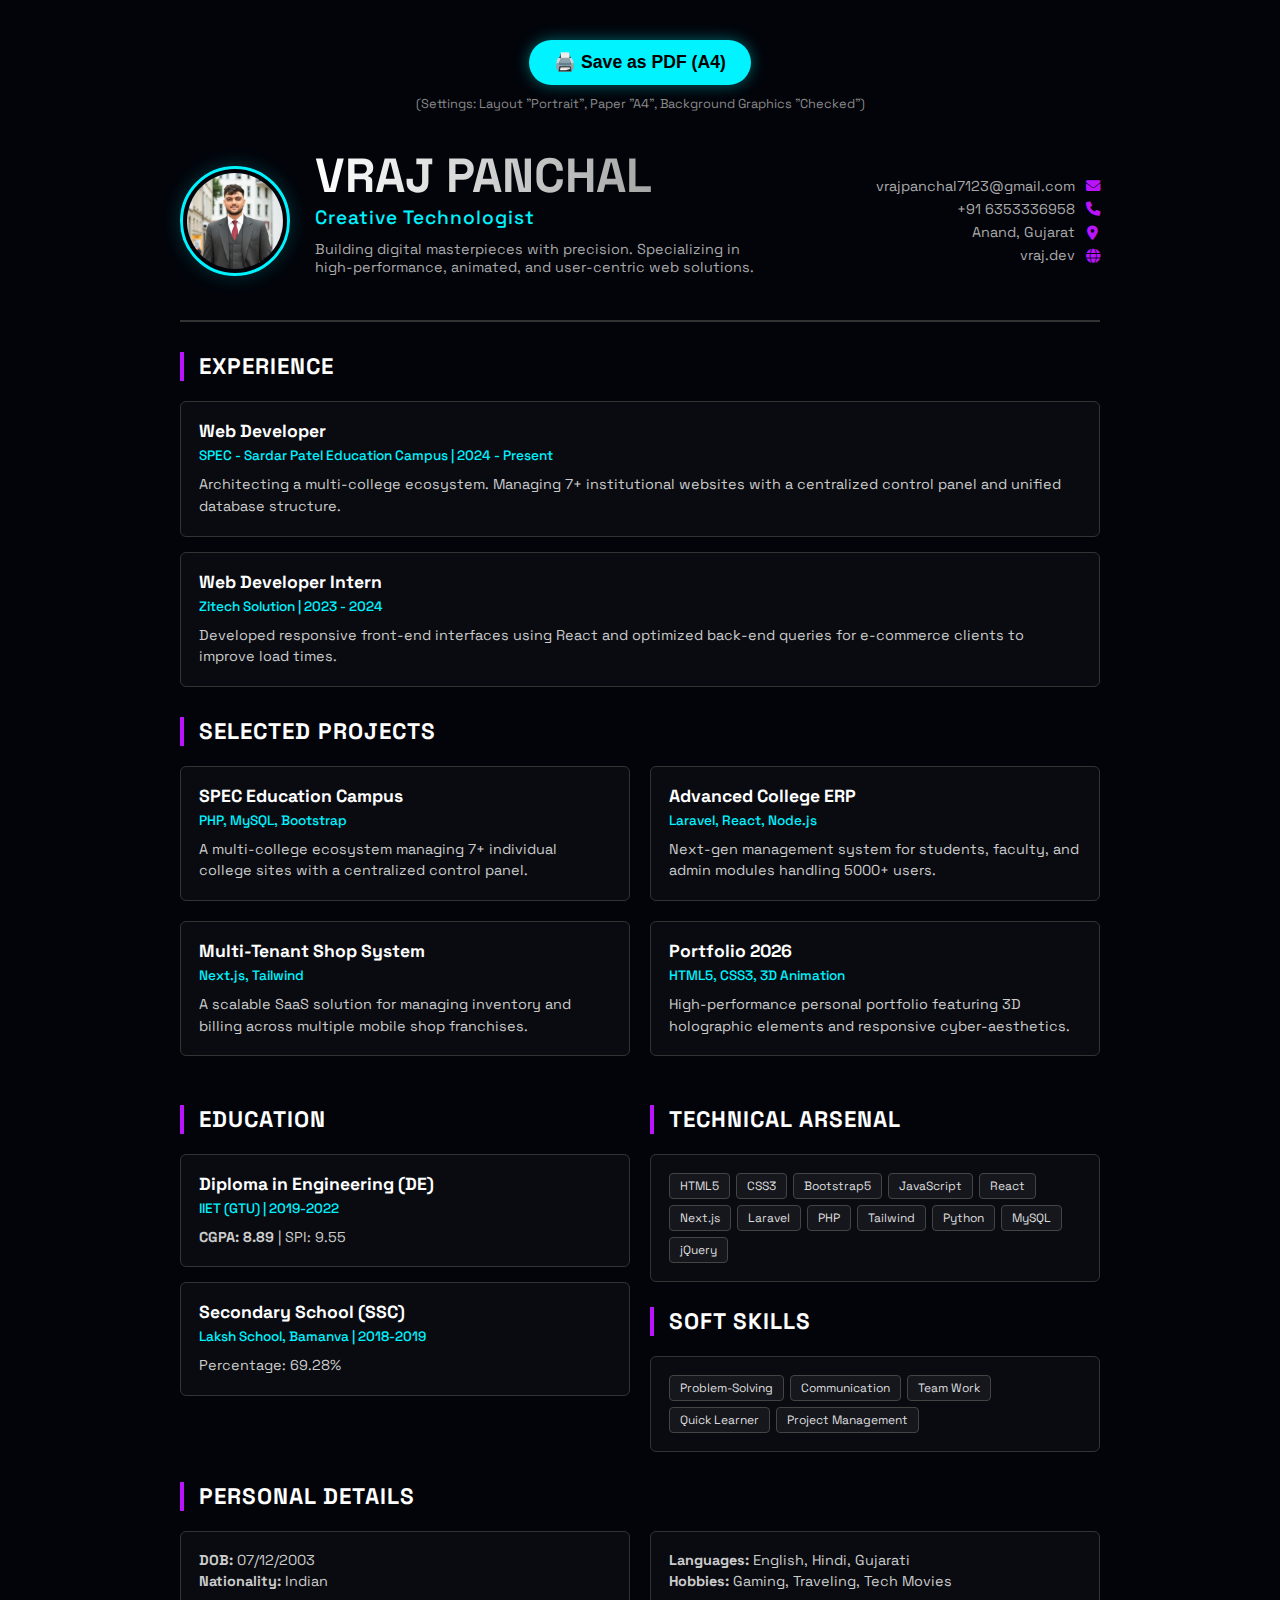
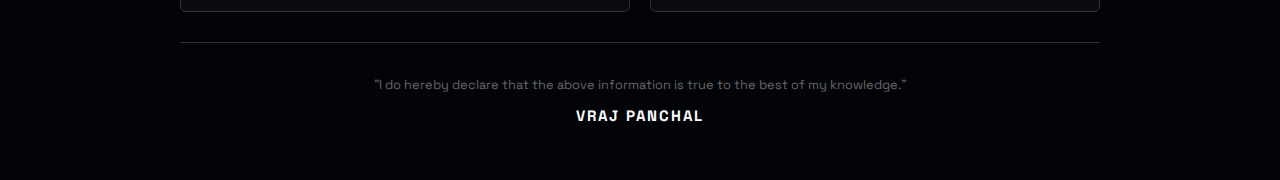
<file: resume.html>
<!DOCTYPE html>
<html lang="en">
<head>
    <meta charset="UTF-8">
    <meta name="viewport" content="width=device-width, initial-scale=1.0">
    <title>Vraj Panchal - Resume</title>
    
    <link rel="icon" type="image/svg+xml" href="favicon.svg">
    <link href="https://fonts.googleapis.com/css2?family=Space+Grotesk:wght@300;500;700&display=swap" rel="stylesheet">
    <link rel="stylesheet" href="https://cdnjs.cloudflare.com/ajax/libs/font-awesome/6.0.0/css/all.min.css">
    
    <style>
        /* --- CORE VARIABLES --- */
        :root {
            --bg-deep: #02040a;
            --bg-card: rgba(255, 255, 255, 0.03);
            --text-main: #e0e6ed;
            --text-muted: #aaa;
            --neon-blue: #00f3ff;
            --neon-purple: #bc13fe;
            --border: #333;
        }

        /* --- BASE SETTINGS --- */
        * {
            box-sizing: border-box;
            -webkit-print-color-adjust: exact !important;
            print-color-adjust: exact !important;
        }

        body {
            background-color: var(--bg-deep);
            color: var(--text-main);
            font-family: 'Space Grotesk', sans-serif;
            margin: 0;
            padding: 40px; 
            width: 100%;
            max-width: 1000px;
            margin: 0 auto;
        }

        /* --- HEADER & PROFILE --- */
        header {
            border-bottom: 2px solid var(--border);
            padding-bottom: 30px;
            margin-bottom: 30px;
            display: flex;
            justify-content: space-between;
            align-items: center;
            gap: 20px;
        }

        .header-left {
            display: flex;
            align-items: center;
            gap: 25px;
        }

        /* --- FIXED LOGO STYLES --- */
        .page-logo {
            width: 110px;
            height: 110px;
            min-width: 110px; 
            min-height: 110px; 
            flex-shrink: 0;   
            border-radius: 50%;
            border: 3px solid var(--neon-blue);
            padding: 4px;
            object-fit: cover;
            object-position: top center;
            box-shadow: 0 0 20px rgba(0, 243, 255, 0.2);
        }

        .title-group h1 {
            font-size: 3rem;
            margin: 0;
            text-transform: uppercase;
            line-height: 1;
            /* Gradient for Screen Only */
            background: linear-gradient(90deg, #fff, #888);
            -webkit-background-clip: text;
            -webkit-text-fill-color: transparent;
        }

        .subtitle {
            font-size: 1.2rem;
            color: var(--neon-blue);
            margin-top: 5px;
            font-weight: 500;
            letter-spacing: 1px;
        }

        .contact-info {
            text-align: right;
            font-size: 0.9rem;
            color: var(--text-muted);
            line-height: 1.6;
            flex-shrink: 0;
        }

        .contact-info div { display: flex; align-items: center; justify-content: flex-end; gap: 10px; }
        .contact-info i { color: var(--neon-purple); width: 15px; text-align: center; }

        /* --- SECTIONS --- */
        section { margin-bottom: 30px; break-inside: avoid; }
        
        h2 {
            font-size: 1.4rem;
            border-left: 4px solid var(--neon-purple);
            padding-left: 15px;
            margin-bottom: 20px;
            color: #fff;
            text-transform: uppercase;
            letter-spacing: 1px;
        }

        /* --- CARDS & GRID --- */
        .grid-2 { display: grid; grid-template-columns: 1fr 1fr; gap: 20px; }

        .card {
            border: 1px solid var(--border);
            padding: 18px;
            background: var(--bg-card);
            break-inside: avoid;
            border-radius: 6px;
        }

        .card h3 { margin: 0 0 5px 0; color: #fff; font-size: 1.1rem; }
        .card .sub { color: var(--neon-blue); font-size: 0.85rem; display: block; margin-bottom: 10px; font-weight: 500; }
        .card p { color: #ccc; font-size: 0.9rem; line-height: 1.5; margin: 0; }

        /* --- TAGS --- */
        .tags { display: flex; flex-wrap: wrap; gap: 6px; }
        .tags span {
            display: inline-block;
            border: 1px solid #444;
            padding: 4px 10px;
            font-size: 0.75rem;
            border-radius: 4px;
            color: #ddd;
            background: rgba(255,255,255,0.05);
        }

        /* --- FOOTER --- */
        footer {
            border-top: 1px solid var(--border);
            padding-top: 20px;
            text-align: center;
            font-size: 0.8rem;
            color: #666;
            margin-top: 30px;
        }

        /* --- PRINT BUTTON --- */
        .print-btn-container { text-align: center; margin-bottom: 40px; }
        .print-btn {
            background: var(--neon-blue);
            color: #000;
            border: none; padding: 12px 25px; font-size: 1.1rem;
            font-weight: bold; cursor: pointer; border-radius: 50px;
            box-shadow: 0 0 15px rgba(0, 243, 255, 0.4);
        }

        /* --- MOBILE OPTIMIZATION --- */
        @media screen and (max-width: 768px) {
            body { padding: 20px; }
            header { flex-direction: column; text-align: center; }
            .header-left { flex-direction: column; text-align: center; }
            .contact-info { text-align: center; }
            .contact-info div { justify-content: center; }
            .grid-2 { grid-template-columns: 1fr; }
        }

        /* =========================================
           PERFECT A4 PRINT SETTINGS
           ========================================= */
        @media print {
            @page {
                size: A4;
                margin: 0;
            }

            .no-print { display: none !important; }

            body {
                width: 210mm;
                min-height: 297mm;
                margin: 0;
                padding: 15mm !important;
                background-color: #02040a !important;
                color: #e0e6ed !important;
                -webkit-print-color-adjust: exact !important;
                print-color-adjust: exact !important;
                transform: scale(1);
            }
            
            /* FIX 1: Prevent Image Squashing */
            .page-logo {
                width: 110px !important;
                height: 110px !important;
                border-radius: 50% !important;
                flex-shrink: 0 !important;
            }

            /* FIX 2: REMOVE WHITE LINE ARTIFACT */
            /* We remove the gradient and force solid white color for print */
            .title-group h1 {
                background: none !important;
                -webkit-text-fill-color: #ffffff !important;
                color: #ffffff !important;
            }

            header { margin-bottom: 20px; padding-bottom: 20px; }
            section { margin-bottom: 20px; }
            .grid-2 { 
                display: grid !important; 
                grid-template-columns: 1fr 1fr !important;
                gap: 20px !important; 
            }
            
            .card, h2, h3, p { break-inside: avoid; page-break-inside: avoid; }
            a { text-decoration: none !important; color: inherit !important; }
            .card { background: #080a10 !important; border: 1px solid #333 !important; }
            .tags span { border: 1px solid #555 !important; color: #fff !important; }
        }
    </style>
</head>
<body>

    <div class="print-btn-container no-print">
        <button class="print-btn" onclick="window.print()">🖨️ Save as PDF (A4)</button>
        <p style="color:#888; font-size: 0.8rem; margin-top:10px;">(Settings: Layout "Portrait", Paper "A4", Background Graphics "Checked")</p>
    </div>

    <header>
        <div class="header-left">
            <img src="vraj-profile.jpg" alt="Profile" class="page-logo">
            <div class="title-group">
                <h1>Vraj Panchal</h1>
                <div class="subtitle">Creative Technologist</div>
                <p style="color: #aaa; margin-top: 10px; font-size: 0.9rem; max-width: 450px;">
                    Building digital masterpieces with precision. Specializing in high-performance, 
                    animated, and user-centric web solutions.
                </p>
            </div>
        </div>
        
        <div class="contact-info">
            <div>vrajpanchal7123@gmail.com <i class="fas fa-envelope"></i></div>
            <div>+91 6353336958 <i class="fas fa-phone"></i></div>
            <div>Anand, Gujarat <i class="fas fa-map-marker-alt"></i></div>
            <div>vraj.dev <i class="fas fa-globe"></i></div>
        </div>
    </header>

    <section>
        <h2>Experience</h2>
        <div class="card" style="margin-bottom: 15px;">
            <h3>Web Developer</h3>
            <span class="sub">SPEC - Sardar Patel Education Campus | 2024 - Present</span>
            <p>Architecting a multi-college ecosystem. Managing 7+ institutional websites with a centralized control panel and unified database structure.</p>
        </div>
        <div class="card">
            <h3>Web Developer Intern</h3>
            <span class="sub">Zitech Solution | 2023 - 2024</span>
            <p>Developed responsive front-end interfaces using React and optimized back-end queries for e-commerce clients to improve load times.</p>
        </div>
    </section>

    <section>
        <h2>Selected Projects</h2>
        <div class="grid-2">
            <div class="card">
                <h3>SPEC Education Campus</h3>
                <span class="sub">PHP, MySQL, Bootstrap</span>
                <p>A multi-college ecosystem managing 7+ individual college sites with a centralized control panel.</p>
            </div>
            <div class="card">
                <h3>Advanced College ERP</h3>
                <span class="sub">Laravel, React, Node.js</span>
                <p>Next-gen management system for students, faculty, and admin modules handling 5000+ users.</p>
            </div>
            <div class="card">
                <h3>Multi-Tenant Shop System</h3>
                <span class="sub">Next.js, Tailwind</span>
                <p>A scalable SaaS solution for managing inventory and billing across multiple mobile shop franchises.</p>
            </div>
            <div class="card">
                <h3>Portfolio 2026</h3>
                <span class="sub">HTML5, CSS3, 3D Animation</span>
                <p>High-performance personal portfolio featuring 3D holographic elements and responsive cyber-aesthetics.</p>
            </div>
        </div>
    </section>

    <section>
        <div class="grid-2">
            <div>
                <h2>Education</h2>
                <div class="card">
                    <h3>Diploma in Engineering (DE)</h3>
                    <span class="sub">IIET (GTU) | 2019-2022</span>
                    <p><strong>CGPA: 8.89</strong> | SPI: 9.55</p>
                </div>
                <div class="card" style="margin-top: 15px;">
                    <h3>Secondary School (SSC)</h3>
                    <span class="sub">Laksh School, Bamanva | 2018-2019</span>
                    <p>Percentage: 69.28%</p>
                </div>
            </div>
            <div>
                <h2>Technical Arsenal</h2>
                <div class="card">
                    <div class="tags">
                        <span>HTML5</span> <span>CSS3</span> <span>Bootstrap5</span>
                        <span>JavaScript</span> <span>React</span> <span>Next.js</span>
                        <span>Laravel</span> <span>PHP</span> <span>Tailwind</span>
                        <span>Python</span> <span>MySQL</span> <span>jQuery</span>
                    </div>
                </div>
                <h2 style="margin-top: 25px;">Soft Skills</h2>
                <div class="card">
                    <div class="tags">
                        <span>Problem-Solving</span> <span>Communication</span>
                        <span>Team Work</span> <span>Quick Learner</span>
                        <span>Project Management</span>
                    </div>
                </div>
            </div>
        </div>
    </section>

    <section>
        <h2>Personal Details</h2>
        <div class="grid-2" style="font-size: 0.9rem; color: #ccc;">
            <div class="card">
                <p><strong>DOB:</strong> 07/12/2003</p>
                <p><strong>Nationality:</strong> Indian</p>
            </div>
            <div class="card">
                <p><strong>Languages:</strong> English, Hindi, Gujarati</p>
                <p><strong>Hobbies:</strong> Gaming, Traveling, Tech Movies</p>
            </div>
        </div>
    </section>

    <footer>
        <p>"I do hereby declare that the above information is true to the best of my knowledge."</p>
        <h3 style="margin-top: 10px; color: #fff; letter-spacing: 2px;">VRAJ PANCHAL</h3>
    </footer>

</body>
</html>
</file>
